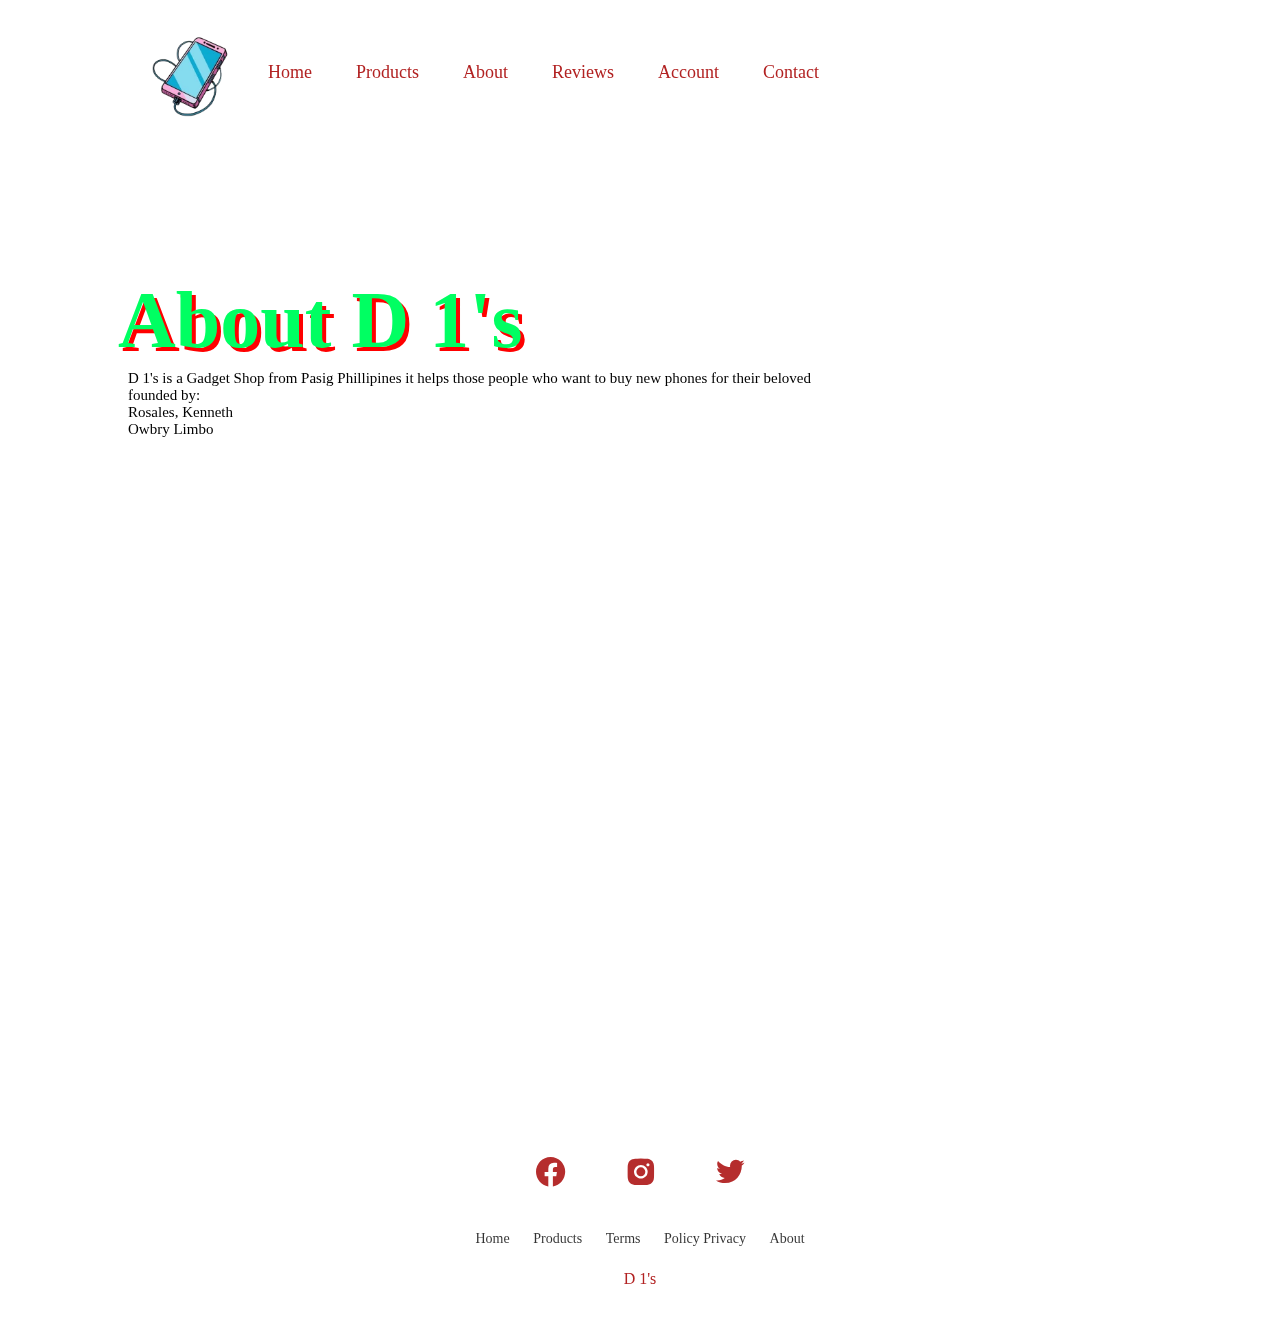
<file: About.html>
<!DOCTYPE html>
<html lang="eng">
 <head>
   <meta charset="UTF-8">
   <meta http-equiv="X-UA-Compatible" content="IE=edge">
   <meta name="viewport" content="width=device-width, initial-scale=1.0">
    <title> D 1's </title>
		<link href= 'https://unpkg.com/boxicons@2.1.1/css/boxicons.min.css' rel='stylesheet'>
     <link rel="stylesheet" href="about.css">
 </head>
<body>
<div id="Header">
  <div class="container">
  <nav>
    <a href="indexD1.html"><img src="./logo.png" class="logo"></a>

	<ul>
	 <li><a href="indexD1.html"> Home </a></li>
	  <li><a href="index.html"> Products </a></li>
	  <li><a href="About_D 1's.html"> About </a></li>
	   <li><a href="reviews.html"> Reviews </a></li>
	   	 <li><a href="login.html"> Account </a></li>
	    <li><a href="contact.html"> Contact </a></li>
	</nav>

<div id= "about"> 
 <div class="stitchberry-about">
    <h1> About D 1's</h1>
	<p> D 1's is a Gadget Shop from Pasig Phillipines it helps those people who want to buy new phones for their beloved <br>
		founded by:<br> Rosales, Kenneth<br>
		            Owbry Limbo </p>
      
 </div>
</div>
</div>
</div>

<br>
<br>
<br>
<br>
<br>
<br>
<br>
<br>
<br>
<br>
<br>

<section class="footer">
	<div class="social">
		<a href="https://www.facebook.com/A.BonifacioCampus/?mibextid=ZbWKwL"><i class='bx bxl-facebook-circle' ></i></a>
		<a href="https://www.instagram.com/ausscpasig1516/?igshid=YmMyMTA2M2Y%3D"><i class='bx bxl-instagram-alt' ></i></a>
		<a href="https://twitter.com/Arellano_U?t=rvmgvlIXSQHtwFerVaRNCA&s=09"><i class='bx bxl-twitter' ></i></a>
	

	</div>
	<ul class="list">
		<li>
			<a href="About_D 1's.html">Home</a>
		</li>
		<li>
			<a href="index.html">Products</a>
		</li>
		<li>
			<a href="#">Terms</a>
		</li>
		<li>
			<a href="#">Policy Privacy</a>
		</li>
		<li>
			<a href="About_D 1's.html">About</a>
		</li>
	</ul>
	<p class="copyright">
		D 1's 
	</p>
	

</section>
                                
</body>
</html>
</file>
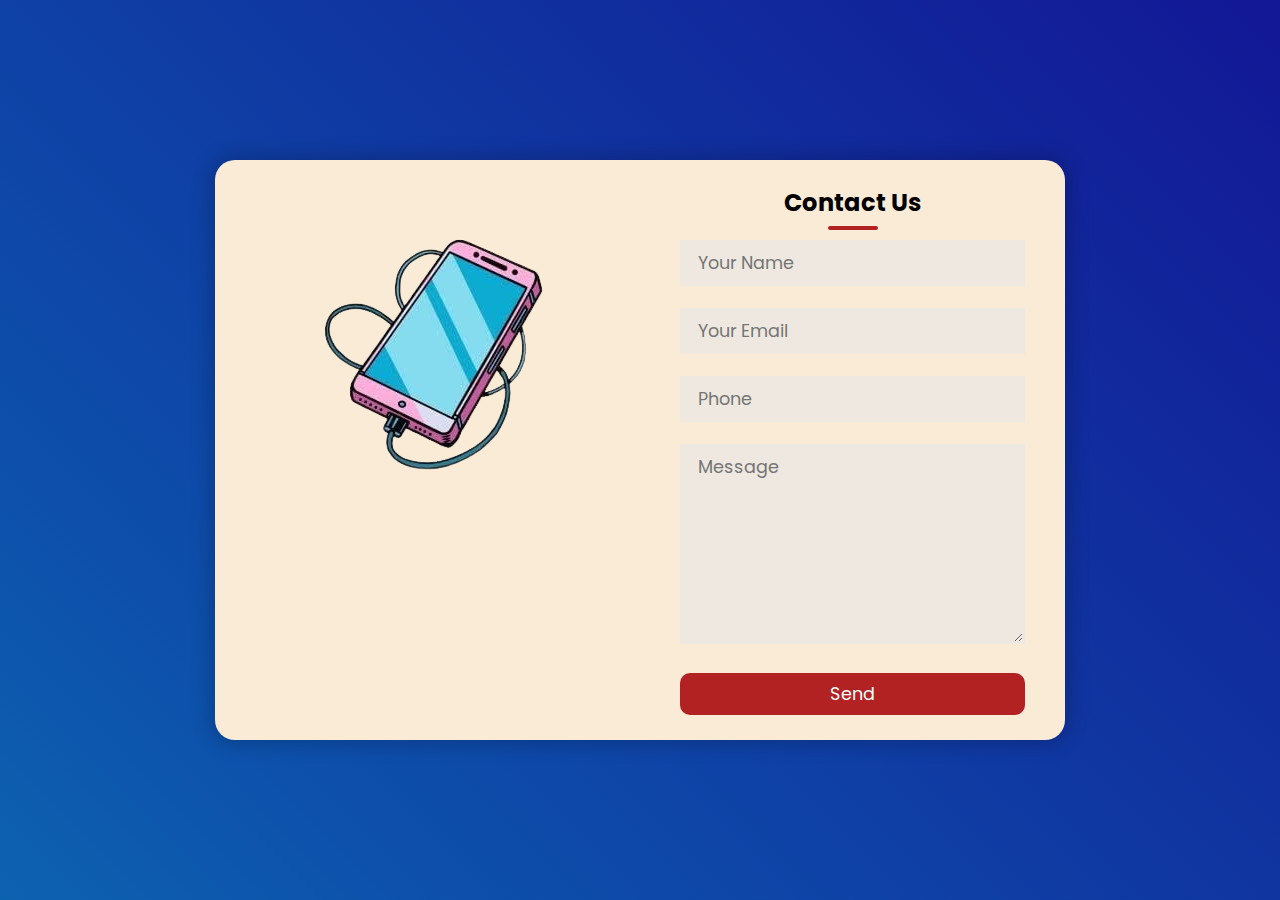
<file: contact.html>
<!DOCTYPE html>
<html>
<head>
	<title>Contact us</title>
	<link rel="stylesheet" type="text/css" href="contactstyle.css">
	<link href="https://fonts.googleapis.com/css?family=Quicksand&display=swap" rel="stylesheet">
	<meta name="viewport" content="width=device-width,initial-scale=1.0,minimum-scale=1.0,maximum-scale=1.0">
</head>
<body>
	<div class="container">
		<div class="contact-box">
			<div class="left">
				<a href="indexD1.html"><img src="./logo.png" class="logo"></a>
			</div>
			<div class="right">
				<h2>Contact Us</h2>
				<input type="text" class="field" placeholder="Your Name">
				<input type="text" class="field" placeholder="Your Email">
				<input type="text" class="field" placeholder="Phone">
				<textarea placeholder="Message" class="field"></textarea>
				<a href ="indexD1.html"><button class="btn">Send</button></a>
			</div>
		</div>
	</div>
</body>
</html>
</file>
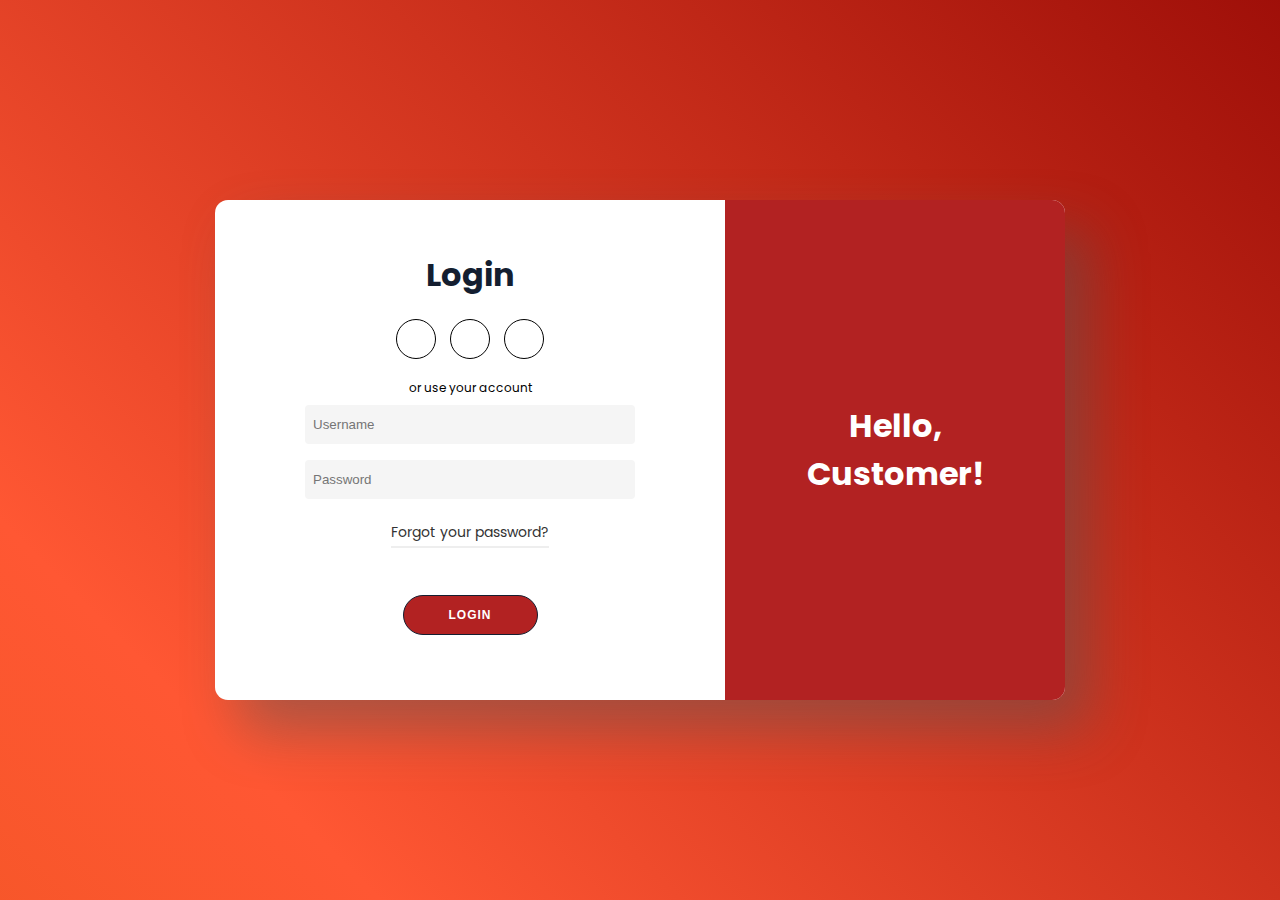
<file: login.html>
<!DOCTYPE html>
<html lang="en">
<head>
    <meta charset="UTF-8">
    <meta http-equiv="X-UA-Compatible" content="IE=edge">
    <meta name="viewport" content="width=device-width, initial-scale=1.0">
    <title>Login or Signup</title>
     <!-- font awesome icons -->
     <link rel="stylesheet" href="https://cdnjs.cloudflare.com/ajax/libs/font-awesome/6.1.1/css/all.min.css" integrity="sha512-KfkfwYDsLkIlwQp6LFnl8zNdLGxu9YAA1QvwINks4PhcElQSvqcyVLLD9aMhXd13uQjoXtEKNosOWaZqXgel0g==" crossorigin="anonymous" referrerpolicy="no-referrer" />
    <!-- css stylesheet -->
    <link rel="stylesheet" href="loginstyle.css">
</head>
<body>
    <div class="container" id="container">
        <div class="form-container sign-up-container">
            <form action="#">
                <h1>Create Account</h1>
                <div class="social-container">
                    <a href="#" class="social"><i class="fab fa-facebook-f"></i></a>
                    <a href="#" class="social"><i class="fab fa-google-plus-g"></i></a>
                    <a href="#" class="social"><i class="fab fa-linkedin-in"></i></a>
                </div>
                <span>or use your email for registration</span>
                <div class="infield">
                    <input type="text" placeholder="Name" />
                    <label></label>
                </div>
                <div class="infield">
                    <input type="email" placeholder="Email" name="email"/>
                    <label></label>
                </div>
                <div class="infield">
                    <input type="password" placeholder="Password" />
                    <label></label>
                </div>
                <button>Sign Up</button>
            </form>
        </div>
        <div class="form-container sign-in-container">
            <form action="#">
                <h1>Login</h1>
                <div class="social-container">
                    <a href="https://www.facebook.com/" class="social"><i class="fab fa-facebook-f"></i></a>
                    <a href="https://accounts.google.com/" class="social"><i class="fab fa-google-plus-g"></i></a>
                    <a href="https://www.instagram.com/accounts/login/" class="social"><i class="fab fa-instagram"></i></a>
                </div>
                <span>or use your account</span>
                <div class="infield">
                    <input type="email" placeholder="Username" name="email"/>
                    <label></label>
                </div>
                <div class="infield">
                    <input type="password" placeholder="Password" />
                    <label></label>
                </div>
                <a href="indexD1.html" class="forgot">Forgot your password?</a>
                <a href="indexD1.html"><button type="button">Login</button></a>
            </form>
        </div>
        <div class="overlay-container" id="overlayCon">
            <div class="overlay">
                <div class="overlay-panel overlay-left">
                    <h1>Welcome Back!</h1>
                    <p>To keep connected with us please login with your personal info</p>
                    <button>Login</button>
                </div>
                <div class="overlay-panel overlay-right">
                    <h1>Hello, Customer!</h1>
                    
                    <div class="linear-grad-bg">

                    </div>
                </div>
            </div>
            <button id="overlayBtn"></button>
        </div>
    </div>




</body>
</html>
</file>
<file: about.css>
@import url('https://fonts.googleapis.com/css2?family=Poppins:wght@700&display=swap');
* {
	font-family: Georgia, 'Times New Roman', Times, serif;
	margin: 0;
	padding: 0;
	scroll-padding-top: 2rem;
	scroll-behavior: smooth;
	box-sizing: border-box;
	list-style: none;
	text-decoration: none;
}
body{
	background-image: url(file:///C:/Users/kenvl/Downloads/smart-phone-on-smooth-dark-blue-background-futuristic-technology-design-illustration-free-vector.jpg);
	background-repeat: no-repeat;
  background-attachment: fixed;
  background-size: 100% 100%;
}
#Header{
	width:100%;
	height: 100vh;
	
	

}
.container{
	padding: 10px 10%;
	position: fixed;
	
}
nav{
	display: flex;
	align-items: center;
	justify-content: left;
	flex-wrap: wrap;
}
.logo{
	width:120px;
}
nav ul li{
	display:inline-block;
	list-style: none;
	margin: 10px 20px;
	
}
nav ul li a{
	color: firebrick;
	text-decoration: none;
	font-size: 18px;
	position: relative;
}
nav ul li a::after {
	content:'';
	width: 0%;
	height: 3px;
	background: firebrick;
	position: absolute;
	left:0;
	bottom:-6px;
	transition:0.5s;
}
nav ul li a:hover::after{
	width:100%;
}

.stitchberry-about{
	color: rgb(0, 255, 98);
	position: fixed;
	bottom: 20%;
	top: 30%;

}
.stitchberry-about h1{
	font-size: 80px;
	line-height: 100px;
	margin-left: -10px;
	text-shadow:4px 4px #ff0000;
	transition: transform 0.3s ease-in-out;
}
.stitchberry-about h1:hover {
    transform: translateY(-10px);
}
.stitchberry-about p{
	font-size: 15px;
	font-weight: 300;
	color: black;
	text-shadow: 2px 1px white;
}
.stitchberry-about .row{
	display: flex;
	align-items: center;
	flex-wrap: wrap;
	margin-top: 30px;
}
.stitchberry-about a{
	display: inline-block;
	color: #fff;
	background:firebrick;
	border: 1px solid transparent;
	padding: 10px 25px;
	line-height: 1.4;
	font-size: 12px;
	font-weight: 500;
	border-radius: 25px;
	text-transform: uppercase;
	transition: all .55s ease;
}
.stitchberry-about a:hover{
	background: transparent;
	border: 1px solid firebrick;
	transform: translateX(8px);
}
.footer {
	padding: 40px 0;
	background-color: transparent;
	backdrop-filter: blur(3px);

}

.footer .social{
	height: 85px;
	align-items: center;
	text-align:center;
	padding-bottom: 25px;
	color: firebrick;
}
.footer .social a{
	
	font-size: 35px;
	color: inherit;

	width:70px;
	height: 70px;
	line-height:75px;
	display: inline-block;
	text-align: center;
	border-radius: 40%;
	margin: 0 8px;
	opacity: 0.95;
}
.footer .social a:hover{
	opacity: 0.9;
}
.footer ul {
	margin-top: 0;
	padding: 0;
	list-style: none;
	font-size: 14px;
	line-height: 1.6;
	margin-bottom: 0;
	text-align: center;
}
.footer ul a{
	color: inherit;
	text-decoration: none;
	opacity: 0.8;
}
.footer ul li{
	display: inline-block;
	padding: 5px 10px;
}
.footer ul li a:hover{
	opacity: 1;
}
.footer .copyright{
	margin: 15px;
	text-align: center;
	font-size: 13;
	color: firebrick;
}
</file>
<file: contactstyle.css>
@import url('https://fonts.googleapis.com/css2?family=Poppins:wght@700&display=swap');
* {
	font-family: 'Poppins', sans-serif;
	margin: 0;
	padding: 0;
	scroll-padding-top: 2rem;
	scroll-behavior: smooth;
	box-sizing: border-box;
	list-style: none;
	text-decoration: none;
}


:root {
    --linear-grad: linear-gradient(to right, #141E30, #243B55);
    --grad-clr1: #141E30;
    --grad-clr2: #243B55;
}
body {
    height: 100vh;
    width: 100%;
    background: linear-gradient(45deg,#0daec4, #0d52ac, rgb(20, 11, 145), rgb(47, 40, 141));
    background-size: 300% 300%;
    animation: color 5s ease-in-out infinite;
    display: grid;
    place-content: center;
    font-family: 'Poppins', sans-serif;
}
@keyframes color{
    0%{
        background-position: 0 50%;
    }
    50%{
        background-position: 100% 50%;
    }
    100%{
        background-position: 0 50%;
    }
}

.container{
	position: relative;
	width: 100%;
	height: 100%;
	display: flex;
	justify-content: center;
	align-items: center;
	padding: 20px 100px;
}

.container:after{
	content: '';
	position: absolute;
	width: 100%;
	height: 100%;
	left: 0;
	top: 0;
	
	background-size: cover;
	filter: blur(50px);
	z-index: -1;
}
.contact-box{
	max-width: 850px;
	display: grid;
	grid-template-columns: repeat(2, 1fr);
	justify-content: center;
	align-items: center;
	text-align: center;
	background-color: antiquewhite;
	box-shadow: 0px 0px 19px 5px rgba(0,0,0,0.19);
    border-radius: 20px;
}

.left{
	background: url("C:\Users\Acer\Desktop\final proj sir jerie\FINAL PROJECT\contactbg.gif") no-repeat center;
	background-size: cover;
	height: 100%;
    border-radius: 4px;
}

.right{
	padding: 25px 40px;
}

h2{
	position: relative;
	padding: 0 0 10px;
	margin-bottom: 10px;
}

h2:after{
	content: '';
    position: absolute;
    left: 50%;
    bottom: 0;
    transform: translateX(-50%);
    height: 4px;
    width: 50px;
    border-radius: 2px;
    background-color: firebrick;
}

.field{
	width: 100%;
	border: 2px solid rgba(0, 0, 0, 0);
	outline: none;
	background-color: rgba(230, 230, 230, 0.6);
	padding: 0.5rem 1rem;
	font-size: 1.1rem;
	margin-bottom: 22px;
	transition: .3s;
}

.field:hover{
	background-color: rgba(0, 0, 0, 0.1);
}

textarea{
	min-height: 200px;
}

.btn{
	width: 100%;
	padding: 0.5rem 1rem;
	background-color: firebrick;
	color: #fff;
	font-size: 1.1rem;
	border: none;
	outline: none;
	cursor: pointer;
	transition: .3s;
    border-radius: 10px;
}

.btn:hover{
    background-color: darksalmon;
}

.field:focus{
    border: 2px solid rgba(30,85,250,0.47);
    background-color: #fff;
}

@media screen and (max-width: 880px){
	.contact-box{
		grid-template-columns: 1fr;
	}
	.left{
		height: 200px;
	}
}
</file>
<file: loginstyle.css>
@import url('https://fonts.googleapis.com/css2?family=Poppins:wght@700&display=swap');
* {
    
	margin: 0;
	padding: 0;
	scroll-padding-top: 2rem;
	scroll-behavior: smooth;
	box-sizing: border-box;
	list-style: none;
	text-decoration: none;
}

:root {
    --linear-grad: linear-gradient(to right, #141E30, #243B55);
    --grad-clr1: #141E30;
    --grad-clr2: #243B55;
}



body {
    height: 100vh;
    width: 100%;
    background: linear-gradient(45deg,#D35400, #FF5733, darkred, darksalmon);
    background-size: 300% 300%;
    animation: color 5s ease-in-out infinite;
    display: grid;
    place-content: center;
    font-family: 'Poppins', sans-serif;
}
@keyframes color{
    0%{
        background-position: 0 50%;
    }
    50%{
        background-position: 100% 50%;
    }
    100%{
        background-position: 0 50%;
    }
}
.container{
    position: relative;
    width: 850px;
    height: 500px;
    background-color: white;
    box-shadow: 25px 30px 55px #5557;
    border-radius: 13px;
    overflow: hidden;
}
.form-container{
    position: absolute;
    width: 60%;
    height: 100%;
    padding: 0px 40px;
    transition: all 0.6s ease-in-out;
}
.sign-up-container{
    opacity: 0;
    z-index: 2;
}
.sign-in-container{
    z-index: 2;
}
form{
    height: 100%;
    display: flex;
    flex-direction: column;
    align-items: center;
    justify-content: center;
    padding: 0px 50px;
}
h1{
    color: var(--grad-clr1);
}
.social-container{
    margin: 20px 0px;
}
.social-container a {
    border: 1px solid black;
    border-radius: 50%;
    display: inline-flex;
    justify-content: center;
    align-items: center;
    margin: 0px 5px;
    height: 40px;
    width: 40px;
}
span{
    font-size: 12px;
}
.infield {
    position: relative;
    margin: 8px 0px;
    width: 100%;
}
input{
    width: 100%;
    padding: 12px 8px;
    background-color: whitesmoke;
    border: none;
    outline: none;
    border-radius: 4px;
}
label{
    position: absolute;
    left: 50%;
    top: 100%;
    transform: translateX(-50%);
    width: 0%;
    height: 2px;
    background: var(--linear-grad);
    transition: 0.3s;
}
input:focus ~ label {
    width: 100%
}
a{
    color: #333;
    font-size: 14px;
    text-decoration: none;
    margin: 15px 0px;
}
a.forgot {
    padding-bottom: 3px;
    border-bottom: 2px solid #EEE;
}
button {
    border-radius: 20px;
    border: 1px solid var(--grad-clr1);
    background: firebrick;
    color: #fff;
    font-size: 12px;
    font-weight: bold;
    padding: 12px 45px;
    letter-spacing: 1px;
    text-transform: uppercase;
    transition: all .55s ease;
}
.form-container button {
    margin-top: 17px;
    transition: 80ms ease-in;
}
.form-container button:hover {
    background: #fff;
    color: firebrick;
    transform: translateX(0px);
}
.overlay-container {
    position: relative;
    top: 0;
    left: 60%;
    width: 40%;
    height: 100%;
    overflow: hidden;
    transition: transform 0.6s ease-in-out;
    z-index: 9;
}


.overlay {
    position: relative;
    background: firebrick;
    color: #fff;
    left: -150%;
    height: 100%;
    width: 250%;
    transition: transform 0.6s ease-in-out;
}
.overlay-panel {
    position: absolute;
    display: flex;
    align-items: center;
    justify-content: center;
    flex-direction: column;
    padding: 0px 40px;
    text-align: center;
    height: 100%;
    width: 340px;
    transition: 0.6s ease-in-out;
}
.overlay-panel h1{
    color: #fff;
}
.overlay-left{
    right: 60%;
      transform: translateX(-12%);
    }
    .overlay-right{
    right: 0;
      transform: translateX(0%);
    }
    p{
        font-size: 14px;
        font-weight: 300;
        line-height: 20px;
        letter-spacing: 0.5px;
        margin: 25px 0px 35px;
    }
    .overlay-panel button {
        border: none;
        background-color: transparent;
    }


footer {
    position: absolute;
    left: 50%;
    bottom: 30px;
    transform: translateX(-50%);
}
footer mark {
    padding: 8px 30px;
    border-radius: 7px;
}
footer a {
    text-decoration: none;
    font-size: 18px;
    font-weight: bold;
    color: #003;
}
</file>
